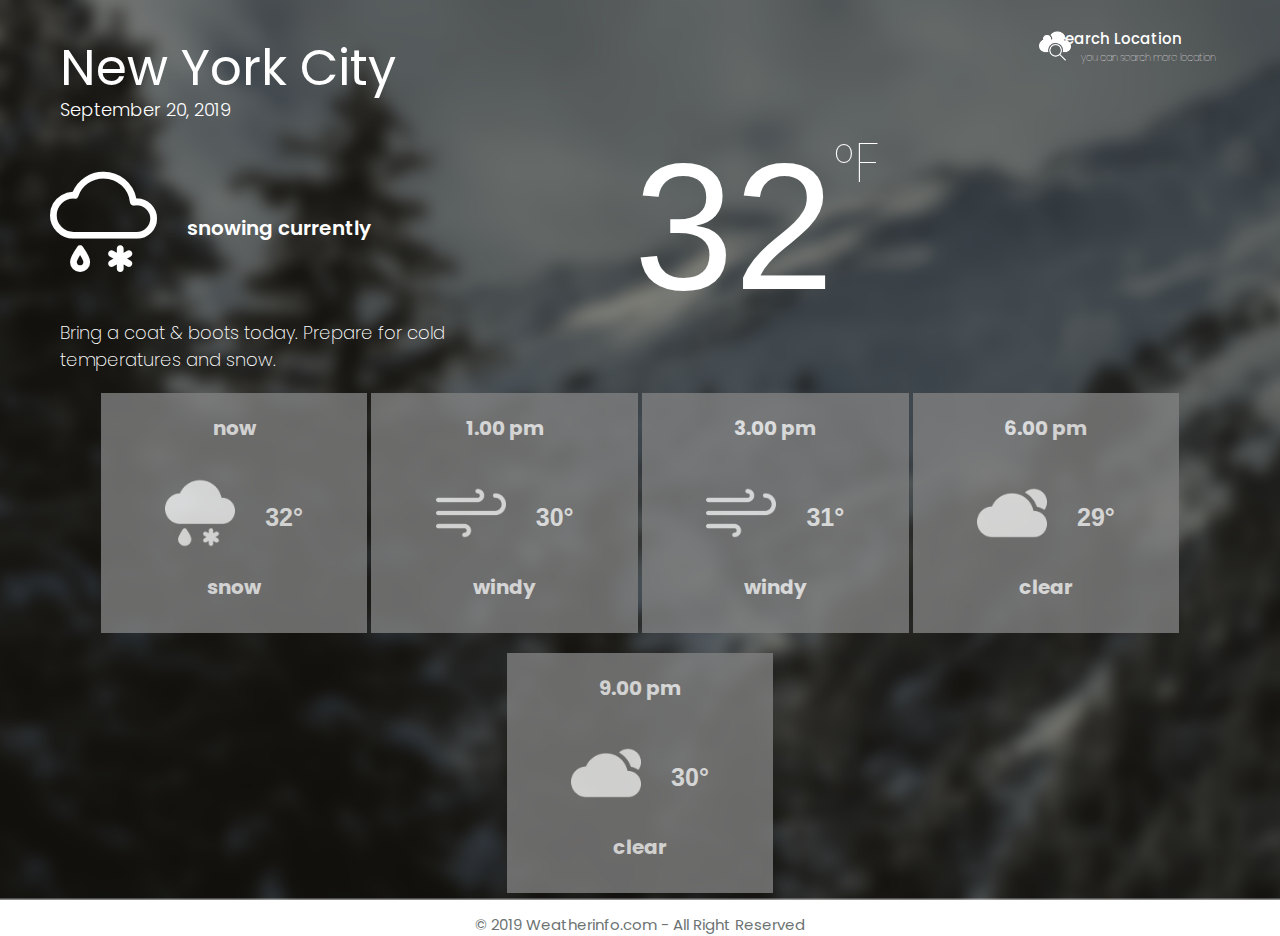
<file: index.html>
<!DOCTYPE html>
<html>
<head>
	<link rel="stylesheet" type="text/css" href="style.css">
	<link rel="stylesheet" type="text/css" href="font1/flaticon.css">
	<link href="https://fonts.googleapis.com/css?family=Poppins:300&display=swap" rel="stylesheet">
	<link href="https://fonts.googleapis.com/css?family=Poppins:500&display=swap" rel="stylesheet">


</head>
<body>
	<div class="cari">
		<img class="ikoncari" src="cloud-computing.png" >
		<h3 class="search">Search Location</h3>
		<h3 class="duk"> you can search more location</h3>
	</div>
<div class="town-date">
	<h1 class="kota">New York City</h1>

	<h3 class="tanggal"> September 20, 2019</h3>
</div>
<div class="weather-snow">
	<i class="flaticon-sleet"></i>
	<h3 class="snowing"> snowing currently </h3>
	
</div>
<div>
	<h3 class="bring">
		Bring a coat  & boots today. Prepare for cold
	    <br> temperatures and snow.</h3>
</div>
<div class = "suhu">
	<h4 class="numb">32<sup>°F</sup></h4>

</div>
<div class="box">
	<div onmousemove="salju()" class="box1">
	<h3 class="saiki"> now </h3>
	<div class="icon">
	<img src="056-sleet-2.png">
	<h3 class="deg">32°</h3>
	</div>
	<h3 class="salju">snow</h3>	
	</div>

	<div onmousemove="angin()" class="box1">
	<h3 class="saiki"> 1.00 pm </h3>
	<div class="icon">
	<img src="015-wind.png">
	<h3 class="deg">30°</h3>
	</div>
	<h3 class="salju">windy</h3>	
	</div>

	<div onmousemove="angin1()" class="box1">
	<h3 class="saiki"> 3.00 pm </h3>
	<div class="icon">
	<img src="015-wind.png">
	<h3 class="deg">31°</h3>
	</div>
	<h3 class="salju">windy</h3>	
	</div>

	<div onmousemove="cerah()" class="box1">
	<h3 class="saiki"> 6.00 pm </h3>
	<div class="icon">
	<img src="096-cloud-2.png">
	<h3 class="deg">29°</h3>
	</div>
	<h3 class="salju">clear</h3>	
	</div>

	<div onmousemove="cerah1()" class="box1">
	<h3 class="saiki"> 9.00 pm </h3>
	<div class="icon">
	<img src="096-cloud-2.png">
	<h3 class="deg">30°</h3>
	</div>
	<h3 class="salju">clear</h3>	
	</div>

</div>
</div>
<div class="copyright">
	<p>© 2019 Weatherinfo.com - All Right Reserved </p>
</div>
<script type="text/javascript">
	function angin() {
		document.getElementsByTagName('body')[0].style.backgroundImage = 'url(mika-matin-LyPngX5sVm8-unsplash.png)'
		document.getElementsByTagName('body')[0].style.transition = '0.3s';
	}
	function salju() {
		document.getElementsByTagName('body')[0].style.backgroundImage = 'url(imageedit_2_3267360839.png)'
		document.getElementsByTagName('body')[0].style.transition = '0.3s';
	}
	function angin1() {
		document.getElementsByTagName('body')[0].style.backgroundImage = 'url(mika-matin-LyPngX5sVm8-unsplash.png)'
		document.getElementsByTagName('body')[0].style.transition = '0.3s';
	}
	function cerah() {
		document.getElementsByTagName('body')[0].style.backgroundImage = 'url(michal-prucha-qVKLnAbqZ_0-unsplash.png)'
		document.getElementsByTagName('body')[0].style.transition = '0.3s';
	}
	function cerah1() {
		document.getElementsByTagName('body')[0].style.backgroundImage = 'url(lucas-ludwig-JnHBi5TEP1c-unsplash.jpg)'
		document.getElementsByTagName('body')[0].style.transition = '0.3s';
	}
	

</script>
</body>
</html>
</file>
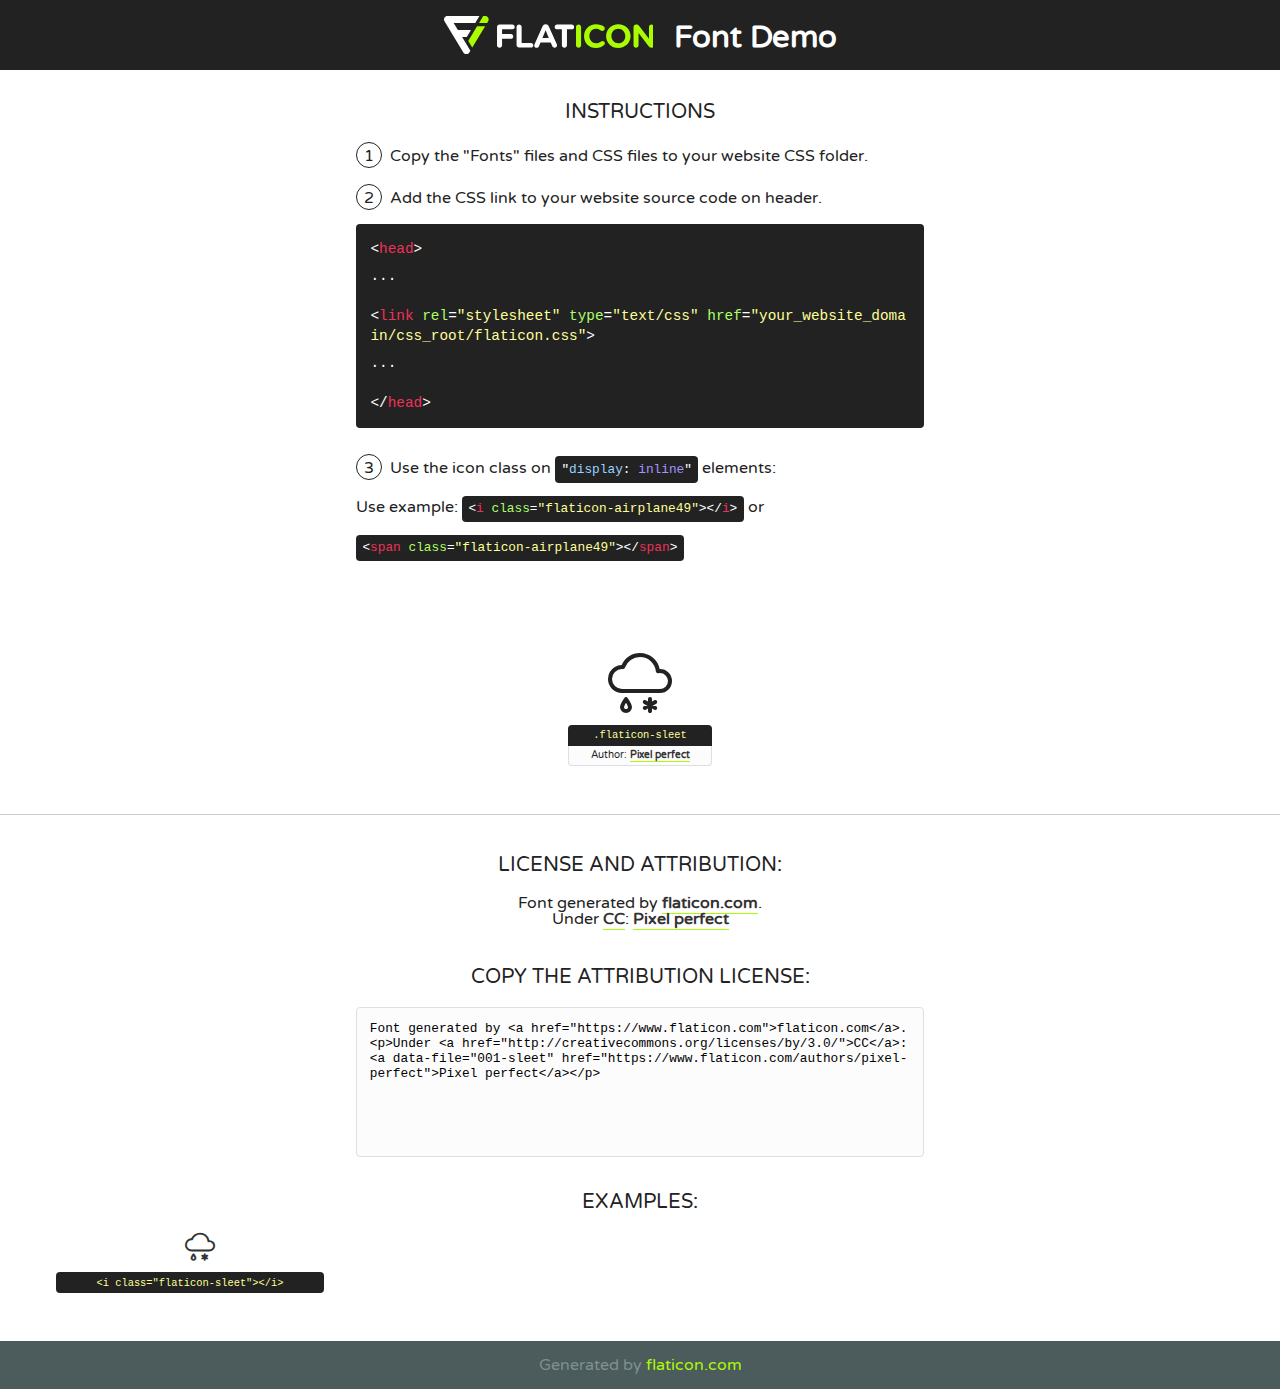
<file: font1/flaticon.html>
<!DOCTYPE html>
<!--
  Flaticon icon font: Flaticon
  Creation date: 04/08/2019 14:37
-->
<html>
<!DOCTYPE html>
<html>

<head>
    <title>Flaticon WebFont</title>
    <link href="http://fonts.googleapis.com/css?family=Varela+Round" rel="stylesheet" type="text/css" />
    <link rel="stylesheet" type="text/css" href="flaticon.css">
    <meta charset="UTF-8">
    <style>
    html, body, div, span, applet, object, iframe,
    h1, h2, h3, h4, h5, h6, p, blockquote, pre,
    a, abbr, acronym, address, big, cite, code,
    del, dfn, em, img, ins, kbd, q, s, samp,
    small, strike, strong, sub, sup, tt, var,
    b, u, i, center,
    dl, dt, dd, ol, ul, li,
    fieldset, form, label, legend,
    table, caption, tbody, tfoot, thead, tr, th, td,
    article, aside, canvas, details, embed, 
    figure, figcaption, footer, header, hgroup, 
    menu, nav, output, ruby, section, summary,
    time, mark, audio, video {
        margin: 0;
        padding: 0;
        border: 0;
        font-size: 100%;
        font: inherit;
        vertical-align: baseline;
    }
    /* HTML5 display-role reset for older browsers */
    article, aside, details, figcaption, figure, 
    footer, header, hgroup, menu, nav, section {
        display: block;
    }
    body {
        line-height: 1;
    }
    ol, ul {
        list-style: none;
    }
    blockquote, q {
        quotes: none;
    }
    blockquote:before, blockquote:after,
    q:before, q:after {
        content: '';
        content: none;
    }
    table {
        border-collapse: collapse;
        border-spacing: 0;
    }
    body {
        font-family: 'Varela Round', Helvetica, Arial, sans-serif;
        font-size: 16px;
        color: #222;
    }
    a {
        color: #333;
        border-bottom: 1px solid #a9fd00;
        font-weight: bold;
        text-decoration: none;
    }
    * {
        -moz-box-sizing: border-box;
        -webkit-box-sizing: border-box;
        box-sizing: border-box;
        margin: 0;
        padding: 0;
    }
    [class^="flaticon-"]:before, [class*=" flaticon-"]:before, [class^="flaticon-"]:after, [class*=" flaticon-"]:after {
        font-family: Flaticon;
        font-size: 30px;
        font-style: normal;
        margin-left: 20px;
        color: #333;
    }
    .wrapper {
        max-width: 600px;
        margin: auto;
        padding: 0 1em;
    }
    .title {
        font-size: 1.25em;
        text-align: center;
        margin-bottom: 1em;
        text-transform: uppercase;
    }
    header {
        text-align: center;
        background-color: #222;
        color: #fff;
        padding: 1em;
    }
    header .logo {
        width: 210px;
        height: 38px;
        display: inline-block;
        vertical-align: middle;
        margin-right: 1em;
        border: none;
    }
    header strong {
        font-size: 1.95em;
        font-weight: bold;
        vertical-align: middle;
        margin-top: 5px;
        display: inline-block;
    }
    .demo {
        margin: 2em auto;
        line-height: 1.25em;
    }
    .demo ul li {
        margin-bottom: 1em;
    }
    .demo ul li .num {
        color: #222;
        border-radius: 20px;
        display: inline-block;
        width: 26px;
        padding: 3px;
        height: 26px;
        text-align: center;
        margin-right: 0.5em;
        border: 1px solid #222;
    }
    .demo ul li code {
        background-color: #222;
        border-radius: 4px;
        padding: 0.25em 0.5em;
        display: inline-block;
        color: #fff;
        font-family: Consolas,Monaco,Lucida Console,Liberation Mono,DejaVu Sans Mono,Bitstream Vera Sans Mono,Courier New, monospace;
        font-weight: lighter;
        margin-top: 1em;
        font-size: 0.8em;
        word-break: break-all;
    }
    .demo ul li code.big {
        padding: 1em;
        font-size: 0.9em;
    }
    .demo ul li code .red {
        color: #EF3159;
    }
    .demo ul li code .green {
        color: #ACFF65;
    }
    .demo ul li code .yellow {
        color: #FFFF99;
    }
    .demo ul li code .blue {
        color: #99D3FF;
    }
    .demo ul li code .purple {
        color: #A295FF;
    }
    .demo ul li code .dots {
        margin-top: 0.5em;
        display: block;
    }
    #glyphs {
        border-bottom: 1px solid #ccc;
        padding: 2em 0;
        text-align: center;
    }
    .glyph {
        display: inline-block;
        width: 9em;
        margin: 1em;
        text-align: center;
        vertical-align: top;
        background: #FFF;
    }
    .glyph .glyph-icon {
        padding: 10px;
        display: block;
        font-family:"Flaticon";
        font-size: 64px;
        line-height: 1;
    }
    .glyph .glyph-icon:before {
        font-size: 64px;
        color: #222;
        margin-left: 0;
    }
    .class-name {
        font-size: 0.65em;
        background-color: #222;
        color: #fff;
        border-radius: 4px 4px 0 0;
        padding: 0.5em;
        color: #FFFF99;
        font-family: Consolas,Monaco,Lucida Console,Liberation Mono,DejaVu Sans Mono,Bitstream Vera Sans Mono,Courier New, monospace;
    }
    .author-name {
        font-size: 0.6em;
        background-color: #fcfcfd;
        border: 1px solid #DEDEE4;
        border-top: 0;
        border-radius: 0 0 4px 4px;
        padding: 0.5em;
    }
    .class-name:last-child {
        font-size: 10px;
        color:#888;
    }
    .class-name:last-child a {
        font-size: 10px;
        color:#555;
    }
    .class-name:last-child a:hover {
        color:#a9fd00;
    }
    .glyph > input {
        display: block;
        width: 100px;
        margin: 5px auto;
        text-align: center;
        font-size: 12px;
        cursor: text;
    }
    .glyph > input.icon-input {
        font-family:"Flaticon";
        font-size: 16px;
        margin-bottom: 10px;
    }
    .attribution .title {
        margin-top: 2em;
    }
    .attribution textarea {
        background-color: #fcfcfd;
        padding: 1em;
        border: none;
        box-shadow: none;
        border: 1px solid #DEDEE4;
        border-radius: 4px;
        resize: none;
        width: 100%;
        height: 150px;
        font-size: 0.8em;
        font-family: Consolas,Monaco,Lucida Console,Liberation Mono,DejaVu Sans Mono,Bitstream Vera Sans Mono,Courier New, monospace;
        -webkit-appearance: none;
    }
    .iconsuse {
        margin: 2em auto;
        text-align: center;
        max-width: 1200px;
    }
    .iconsuse:after {
        content: '';
        display: table;
        clear: both;
    }
    .iconsuse .image {
        float: left;
        width: 25%;
        padding: 0 1em;
    }
    .iconsuse .image p {
        margin-bottom: 1em;
    }
    .iconsuse .image span {
        display: block;
        font-size: 0.65em;
        background-color: #222;
        color: #fff;
        border-radius: 4px;
        padding: 0.5em;
        color: #FFFF99;
        margin-top: 1em;
        font-family: Consolas,Monaco,Lucida Console,Liberation Mono,DejaVu Sans Mono,Bitstream Vera Sans Mono,Courier New, monospace;
    }
    #footer {
        text-align: center;
        background-color: #4C5B5C;
        color: #7c9192;
        padding: 1em;
    }
    #footer a {
        border: none;
        color: #a9fd00;
        font-weight: normal;
    }
    @media (max-width: 960px) {
        .iconsuse .image {
            width: 50%;
        }
    }
    @media (max-width: 560px) {
        .iconsuse .image {
            width: 100%;
        }
    }
    </style>
</head>

<body class="characters-off">

    <header>
        <a href="https://www.flaticon.com" target="_blank" class="logo">
            <svg version="1.1" xmlns="http://www.w3.org/2000/svg" xmlns:xlink="http://www.w3.org/1999/xlink" xmlns:a="http://ns.adobe.com/AdobeSVGViewerExtensions/3.0/" viewBox="0 0 560.875 102.036" enable-background="new 0 0 560.875 102.036" xml:space="preserve">
                <defs>
                </defs>
                <g>
                    <g class="letters">
                        <path fill="#ffffff" d="M141.596,29.675c0-3.777,2.985-6.767,6.764-6.767h34.438c3.426,0,6.15,2.728,6.15,6.15
                        c0,3.43-2.724,6.149-6.15,6.149h-27.674v13.091h23.719c3.429,0,6.151,2.724,6.151,6.15c0,3.43-2.723,6.149-6.151,6.149h-23.719
                        v17.574c0,3.773-2.986,6.761-6.764,6.761c-3.779,0-6.764-2.989-6.764-6.761V29.675z"></path>
                        <path fill="#ffffff" d="M193.844,29.149c0-3.781,2.985-6.767,6.764-6.767c3.776,0,6.763,2.985,6.763,6.767v42.957h25.039
                        c3.426,0,6.149,2.726,6.149,6.153c0,3.425-2.723,6.15-6.149,6.15h-31.802c-3.779,0-6.764-2.986-6.764-6.768V29.149z"></path>
                        <path fill="#ffffff" d="M241.891,75.71l21.438-48.407c1.492-3.341,4.215-5.357,7.906-5.357h0.792
                        c3.686,0,6.323,2.017,7.815,5.357l21.439,48.407c0.436,0.967,0.701,1.845,0.701,2.723c0,3.602-2.809,6.501-6.414,6.501
                        c-3.161,0-5.269-1.845-6.499-4.655l-4.132-9.661h-27.059l-4.301,10.102c-1.144,2.631-3.426,4.214-6.237,4.214
                        c-3.517,0-6.24-2.81-6.24-6.325C241.1,77.64,241.451,76.677,241.891,75.71z M279.932,58.666l-8.521-20.297l-8.526,20.297H279.932
                        z"></path>
                        <path fill="#ffffff" d="M314.864,35.387H301.86c-3.429,0-6.239-2.813-6.239-6.238c0-3.429,2.811-6.24,6.239-6.24h39.533
                        c3.426,0,6.237,2.811,6.237,6.24c0,3.425-2.811,6.238-6.237,6.238h-13.001v42.785c0,3.773-2.99,6.761-6.764,6.761
                        c-3.779,0-6.764-2.989-6.764-6.761V35.387z"></path>
                        <path fill="#A9FD00" d="M352.615,29.149c0-3.781,2.985-6.767,6.767-6.767c3.774,0,6.761,2.985,6.761,6.767v49.024
                        c0,3.773-2.987,6.761-6.761,6.761c-3.781,0-6.767-2.989-6.767-6.761V29.149z"></path>
                        <path fill="#A9FD00" d="M374.132,53.836v-0.179c0-17.481,13.178-31.801,32.065-31.801c9.22,0,15.459,2.458,20.557,6.238
                        c1.402,1.054,2.637,2.985,2.637,5.357c0,3.692-2.985,6.59-6.681,6.59c-1.845,0-3.071-0.702-4.044-1.319
                        c-3.776-2.813-7.729-4.393-12.562-4.393c-10.364,0-17.831,8.611-17.831,19.154v0.173c0,10.542,7.291,19.329,17.831,19.329
                        c5.715,0,9.492-1.756,13.359-4.834c1.049-0.874,2.458-1.491,4.039-1.491c3.429,0,6.325,2.813,6.325,6.236
                        c0,2.106-1.056,3.78-2.282,4.834c-5.539,4.834-12.036,7.733-21.878,7.733C387.572,85.464,374.132,71.493,374.132,53.836z"></path>
                        <path fill="#A9FD00" d="M433.009,53.836v-0.179c0-17.481,13.79-31.801,32.766-31.801c18.981,0,32.592,14.143,32.592,31.628v0.173
                        c0,17.483-13.785,31.807-32.769,31.807C446.625,85.464,433.009,71.32,433.009,53.836z M484.224,53.836v-0.179
                        c0-10.539-7.725-19.326-18.626-19.326c-10.893,0-18.449,8.611-18.449,19.154v0.173c0,10.542,7.73,19.329,18.626,19.329
                        C476.676,72.986,484.224,64.378,484.224,53.836z"></path>
                        <path fill="#A9FD00" d="M506.233,29.321c0-3.774,2.99-6.763,6.767-6.763h1.401c3.252,0,5.183,1.583,7.029,3.953l26.093,34.265
                        V29.059c0-3.692,2.99-6.677,6.681-6.677c3.683,0,6.671,2.985,6.671,6.677v48.934c0,3.78-2.987,6.765-6.764,6.765h-0.436
                        c-3.257,0-5.188-1.581-7.034-3.953l-27.056-35.492v32.944c0,3.687-2.985,6.676-6.678,6.676c-3.683,0-6.673-2.989-6.673-6.676
                        V29.321z"></path>
                    </g>
                    <g class="insignia">
                        <path fill="#ffffff" d="M48.372,56.137h12.517l11.156-18.537H37.186L25.688,18.539h57.825L94.668,0H9.271
                        C5.925,0,2.842,1.801,1.198,4.716c-1.644,2.907-1.593,6.482,0.134,9.343l50.38,83.501c1.678,2.781,4.689,4.476,7.938,4.476
                        c3.246,0,6.257-1.695,7.935-4.476l2.898-4.804L48.372,56.137z"></path>
                        <g class="i">
                            <path fill="#A9FD00" d="M93.575,18.539h0.031v0.004l21.652,0.004l2.705-4.488c1.727-2.861,1.778-6.436,0.133-9.343
                            C116.454,1.801,113.371,0,110.026,0h-5.294L93.575,18.539z"></path>
                            <polygon fill="#A9FD00" points="88.291,27.356 64.725,66.486 75.519,84.404 109.942,27.356"></polygon>
                        </g>
                    </g>
                </g>
            </svg>
        </a>
        <strong>Font Demo</strong>
    </header>


    <section class="demo wrapper">

        <p class="title">Instructions</p>

        <ul>
            <li>
                <span class="num">1</span>Copy the "Fonts" files and CSS files to your website CSS folder.
            </li>
            <li>
                <span class="num">2</span>Add the CSS link to your website source code on header.
                <code class="big">
                    &lt;<span class="red">head</span>&gt;
                    <br/><span class="dots">...</span>
                    <br/>&lt;<span class="red">link</span> <span class="green">rel</span>=<span class="yellow">"stylesheet"</span> <span class="green">type</span>=<span class="yellow">"text/css"</span> <span class="green">href</span>=<span class="yellow">"your_website_domain/css_root/flaticon.css"</span>&gt;
                    <br/><span class="dots">...</span>
                    <br/>&lt;/<span class="red">head</span>&gt;
                </code>
            </li>

            <li>
                <p>
                    <span class="num">3</span>Use the icon class on <code>"<span class="blue">display</span>:<span class="purple"> inline</span>"</code> elements:
                    <br />
                    Use example: <code>&lt;<span class="red">i</span> <span class="green">class</span>=<span class="yellow">&quot;flaticon-airplane49&quot;</span>&gt;&lt;/<span class="red">i</span>&gt;</code> or <code>&lt;<span class="red">span</span> <span class="green">class</span>=<span class="yellow">&quot;flaticon-airplane49&quot;</span>&gt;&lt;/<span class="red">span</span>&gt;</code>
            </li>
        </ul>

    </section>




   <section id="glyphs">          
    
      
        <div class="glyph"><div class="glyph-icon flaticon-sleet"></div>
            <div class="class-name">.flaticon-sleet</div>
            <div class="author-name">Author: <a data-file="001-sleet" href="https://www.flaticon.com/authors/pixel-perfect">Pixel perfect</a> </div> 
        </div>        
        

    </section>



    <section class="attribution wrapper"   style="text-align:center;">

      <div class="title">License and attribution:</div><div class="attrDiv">Font generated by <a href="https://www.flaticon.com">flaticon.com</a>. <div><p>Under <a href="http://creativecommons.org/licenses/by/3.0/">CC</a>: <a data-file="001-sleet" href="https://www.flaticon.com/authors/pixel-perfect">Pixel perfect</a></p>  </div>
      </div>
      <div class="title">Copy the Attribution License:</div>

    <textarea onclick="this.focus();this.select();">Font generated by &lt;a href=&quot;https://www.flaticon.com&quot;&gt;flaticon.com&lt;/a&gt;. <p>Under <a href="http://creativecommons.org/licenses/by/3.0/">CC</a>: <a data-file="001-sleet" href="https://www.flaticon.com/authors/pixel-perfect">Pixel perfect</a></p>  
     </textarea>

    </section>

    <section class="iconsuse">

          <div class="title">Examples:</div>            
             
            <div class="image">
                <p>
                    <i class="glyph-icon flaticon-sleet"></i> 
                    <span>&lt;i class=&quot;flaticon-sleet&quot;&gt;&lt;/i&gt;</span>
                </p>
            </div>
                       
        </div>
                            
    </section>

<div id="footer">
    <div>Generated by <a href="https://www.flaticon.com">flaticon.com</a>
    </div>
</div>



</body>
</html>
</file>
<file: style.css>
*{
	margin:0;
	padding: 0;
}
html{
	width: 100%;
	height: 100%;
}
body{
background-image: url(imageedit_2_3267360839.png);
background-size: cover;
background-position: center;
background-repeat: no-repeat;
}
.cari{
	float: right;
	display: inline;
}
.ikoncari{
	width: 32px;
	height: 32px;
	float: left;
	margin-right: 10px;
}
.search{
font-family: 'Poppins', sans-serif;
position: absolute;
top:27px;
right: 98px;
font-size: 15px;
color: #FFFFFF;	
float: right;
font-weight: 500;
}
.duk{
margin-right: 65px;
margin-top: 20px;
font-family: 'Poppins', sans-serif;
font-size: 10px;
color: #FFFFFF;
float: right;	
font-weight: 150;	
}
.town-date{
	margin: 30px 0 0 60px;
}
.kota{
font-family: 'Poppins', sans-serif;
font-size: 50px;
color: #FFFFFF;
font-weight: 400;
}
.tanggal{
margin-top: -10px;
font-family: 'Poppins', sans-serif;
font-size: 18px;
color: #FFFFFF;	
font-weight: 300;
}
.weather-snow{
	margin: 60px 0 0 60px;
	display: inline-block;
}
.flaticon-sleet{
color: #FFFFFF;	
float: left;
margin-left:-30px;
margin-top: -20px 
}
.snowing{
float: right;
font-family: 'Poppins', sans-serif;
color: #FFFFFF;	
font-weight: 600;
font-size: 20px;
margin-left: 30px;
margin-top: 30px;
}
.bring{
font-family: 'Poppins', sans-serif;
color: #FFFFFF;	
font-weight: 200;
font-size: 18px;
margin-left: 60px;
margin-top: 35px;
}
.suhu{
display: inline;
}
.numb{
margin: -250px 400px 0 0;
font-family: sans-serif;
font-size: 180px;
color: #FFFFFF;
font-weight: 10;
float: right;
}
.suhu sup{
	vertical-align: top; 
	font-family: 'Poppins', sans-serif;
	font-size: 0.3em;
	font-weight: 100px;
	color: #FFFFFF;
}
.box1 {
padding: 20px 0;
margin-top: 20px;
background: grey;
width: 266.6px;
height: 200px;
opacity: 0.8;
text-align: center;
display: inline-block;
}
.box{
	text-align: center;
}
.box :hover{
background:#043536;
}
.deg{
float:right;
margin-left: 30px;
margin-top: 60px;
font-family: sans-serif;
font-size: 25px;
color: #FFFFFF;
}
.box img{
	width: 70px;
	height: 70px;
	float: left;
	margin-top: 35px;
}
.icon{
	display: inline-block;
}
.saiki{
	font-family: 'Poppins', sans-serif;
	font-size: 20px;
	color: #FFFFFF;
	text-align: center;
}
.salju{
	font-family: 'Poppins', sans-serif;
	font-size: 20px;
	color: #FFFFFF;
	text-align: center;
	margin-top: 20px;
}
.copyright{
	font-family: 'Poppins', sans-serif;
	font-size: 15px;
	font-weight: 400px;
	color: #6c7373;
	text-align: center;
	margin-top: 20px;
}
</file>
<file: font1/flaticon.css>
/*
  	Flaticon icon font: Flaticon
  	Creation date: 04/08/2019 14:37
  	*/

@font-face {
  font-family: "Flaticon";
  src: url("./Flaticon.eot");
  src: url("./Flaticon.eot?#iefix") format("embedded-opentype"),
       url("./Flaticon.woff2") format("woff2"),
       url("./Flaticon.woff") format("woff"),
       url("./Flaticon.ttf") format("truetype"),
       url("./Flaticon.svg#Flaticon") format("svg");
  font-weight: normal;
  font-style: normal;
}

@media screen and (-webkit-min-device-pixel-ratio:0) {
  @font-face {
    font-family: "Flaticon";
    src: url("./Flaticon.svg#Flaticon") format("svg");
  }
}

[class^="flaticon-"]:before, [class*=" flaticon-"]:before,
[class^="flaticon-"]:after, [class*=" flaticon-"]:after {   
  font-family: Flaticon;
        font-size: 107px;
font-style: normal;
margin-left: 20px;
}

.flaticon-sleet:before { content: "\f100"; }
</file>
